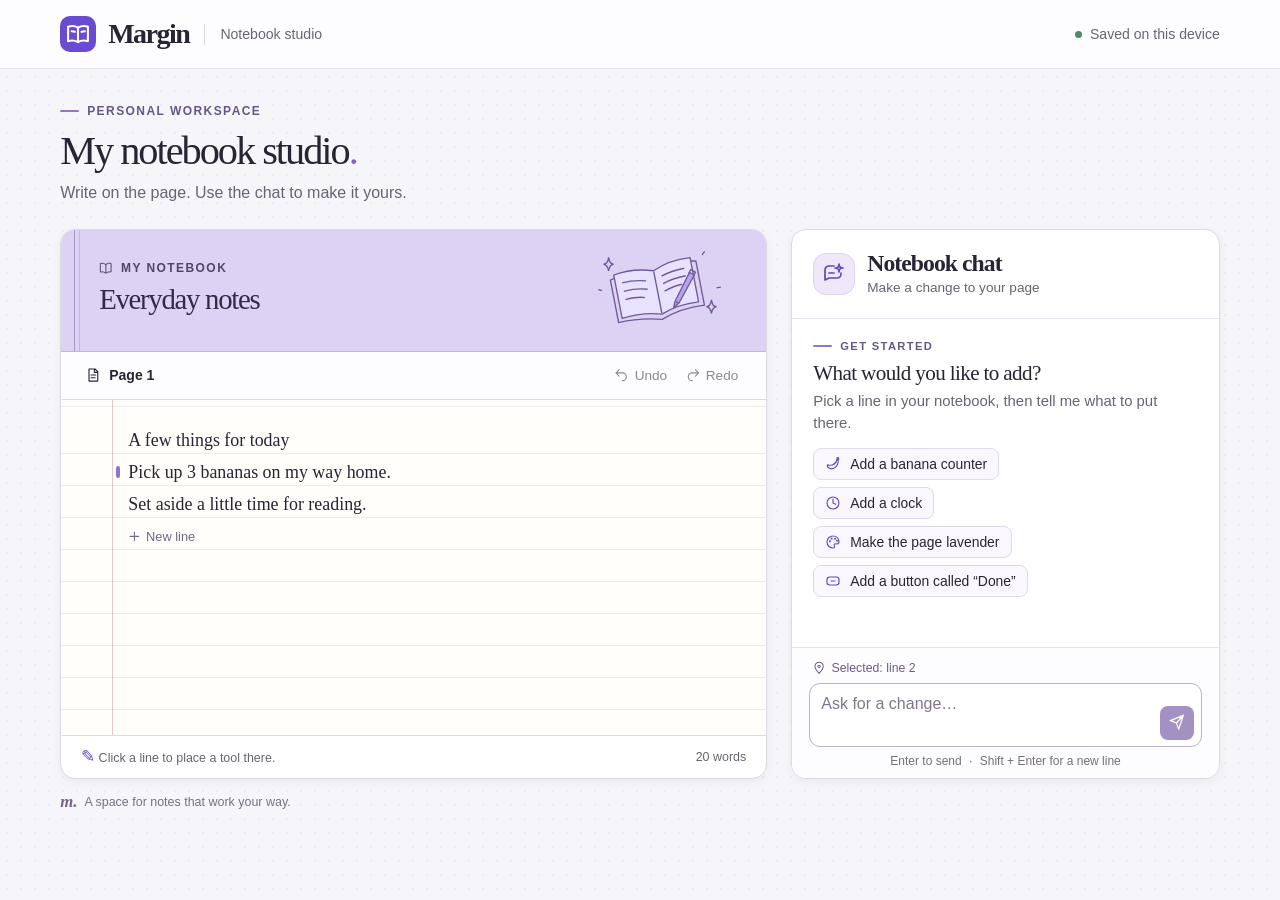
<file: Margin-Notebook/index.html>
<!doctype html>
<html lang="en"><head><meta charset="utf-8"><meta name="viewport" content="width=device-width, initial-scale=1"><meta name="theme-color" content="#f5f4fb"><title>Margin — Notebook studio</title><link rel="icon" href="mark.svg"><link rel="stylesheet" href="style.css"><script defer src="commands.js"></script><script defer src="app.js"></script></head><body>
<header class="bar"><div class="barin"><div class="brand"><img src="mark.svg" alt=""><strong>Margin</strong><i></i><span>Notebook studio</span></div><span class="save"><span class="statusdot"></span><span id="save">Saved on this device</span></span></div></header>
<main><div class="intro"><div><div class="eyebrow"><span class="dash"></span> PERSONAL WORKSPACE</div><h1>My notebook studio<span>.</span></h1><p>Write on the page. Use the chat to make it yours.</p></div></div>
<div class="mobile-tabs" aria-label="Workspace panels"><button id="tabwrite" type="button">Notebook</button><button id="tabchat" type="button">Chat</button></div>
<div class="desk" id="desk"><section class="book" aria-label="Notebook">
<div class="cover"><div class="covertxt"><span class="coverlabel"><svg class="ic"><use href="icons.svg#book"/></svg> MY NOTEBOOK</span><input id="title" aria-label="Notebook title" value="Everyday notes" maxlength="72" spellcheck="true" title="Click to rename notebook"></div><svg class="coverart" viewBox="0 0 180 100" fill="none" aria-hidden="true"><g transform="rotate(-11 105 62)" stroke="currentColor" stroke-width="1.6" stroke-linejoin="round"><path d="M47 20q23-4 47 4 20-9 45-7v53q-25-2-45 6-23-7-47-4z" fill="#e9e2ff"/><path d="M47 24l-5 1v51q25-1 51 6 24-9 52-7V22l-6-1M94 25v50M55 31q13-1 28 3m-28 7q15-1 28 3m-28 7q15-1 23 2m24-21q12-4 28-4m-28 13q12-4 28-4m-28 13q12-4 22-4"/><path d="m112 64 23-30 5 4-24 29-7 4z" fill="#b7a3ef"/><path d="m134 35 3-4 5 4-3 4m-26 26 3 2"/></g><g stroke="currentColor" stroke-width="1.6"><path d="M28 19q5 0 6-8 1 8 6 8-5 1-6 8-1-7-6-8Zm121 50q5 0 6-8 1 8 6 8-5 1-6 8-1-7-6-8Z"/><path d="m22 49 4 1m118-42 3-4m14 43 5-1"/></g></svg></div>
<div class="pagetools"><span><svg class="ic"><use href="icons.svg#page"/></svg> Page 1</span><div><button class="history" id="undo" title="Undo the last notebook customization" disabled><svg class="ic"><use href="icons.svg#undo"/></svg>Undo</button><button class="history" id="redo" title="Redo the last notebook customization" disabled><svg class="ic"><use href="icons.svg#redo"/></svg>Redo</button></div></div>
<div id="paper" class="paper"><div class="blocks" id="blocks"></div><button class="newline" id="newline" title="Add a line of writing"><svg class="ic"><use href="icons.svg#plus"/></svg> New line</button></div>
<div class="bookfoot"><span><span class="pencilmark">✎</span> Click a line to place a tool there.</span><span id="words">0 words</span></div></section>
<aside class="chat" aria-label="Notebook chat"><header class="chathead"><div class="badge"><svg class="ic"><use href="icons.svg#sparkchat"/></svg></div><div><h2>Notebook chat</h2><p>Make a change to your page</p></div></header>
<div class="feed" id="feed" aria-label="Conversation"><div class="welcome"><div class="eyebrow"><span class="dash"></span> GET STARTED</div><h3>What would you like to add?</h3><p>Pick a line in your notebook, then tell me what to put there.</p></div><div class="suggestions" id="suggestions"></div><div id="messages" role="log" aria-live="polite" aria-relevant="additions"></div></div>
<div class="composer"><div class="target"><svg class="ic"><use href="icons.svg#pin"/></svg><span id="target">After selected line</span></div><form id="sendform"><label class="sr" for="request">Describe a change</label><textarea rows="2" id="request" maxlength="420" placeholder="Ask for a change…"></textarea><button type="submit" id="send" title="Send request" aria-label="Send request" disabled><svg class="ic"><use href="icons.svg#send"/></svg></button></form><div class="tip">Enter to send <span>·</span> Shift + Enter for a new line</div></div>
</aside></div><div class="base"><span class="tinybrand">m.</span> A space for notes that work your way.</div></main>
<div id="announce" aria-live="polite" class="sr"></div></body></html>
</file>
<file: Margin-Notebook/style.css>
*{box-sizing:border-box}html{color-scheme:light}body{--ink:#292433;--muted:#696374;--purple:#6447bc;--border:#dcd9e3;margin:0;color:var(--ink);background:#f6f6fa;background-image:radial-gradient(#c7c2d233 .8px,transparent .9px);background-size:14px 14px;font-family:Inter,-apple-system,BlinkMacSystemFont,"Segoe UI",Arial,sans-serif;font-size:16px}.ic{width:1.15em;height:1.15em;display:inline-block;fill:none;stroke:currentColor;stroke-width:1.7;stroke-linecap:round;stroke-linejoin:round;vertical-align:middle;flex:none}button,input,textarea{font:inherit;color:inherit}button{cursor:pointer}button:disabled{cursor:default}button:focus-visible,input:focus-visible,textarea:focus-visible{outline:2px solid #8366d6;outline-offset:3px}.bar{background:#fdfdff;border-bottom:1px solid #e5e2eb}.barin{max-width:1384px;margin:auto;padding:16px clamp(22px,4.7vw,72px);display:flex;align-items:center;justify-content:space-between;gap:16px}.brand,.save,.eyebrow,.coverlabel,.pagetools>span,.pagetools>div,.history,.target,.bookfoot,.base,.chathead,.suggest,.newline{display:flex;align-items:center}.brand{gap:12px}.brand img{width:36px;height:36px}.brand strong{font-family:Georgia,serif;font-size:28px;letter-spacing:-1.5px}.brand i{height:21px;border-left:1px solid var(--border);margin:0 3px}.brand>span,.save{color:var(--muted);font-size:.88rem}.save{gap:8px}.statusdot{width:7px;height:7px;border-radius:50%;background:#4f8869}.save.problem .statusdot{background:#c27d1d}main{max-width:1384px;padding:35px clamp(22px,4.7vw,72px) 18px;margin:auto}.eyebrow,.coverlabel{gap:8px;font-weight:700;font-size:.75rem;letter-spacing:.12em}.eyebrow{color:#665787}.dash{width:19px;height:2px;border-radius:4px;background:#9276cb}h1,h2,h3,p{margin:0}h1,h2,h3{font-family:Georgia,"Times New Roman",serif}h1{font-weight:500;font-size:clamp(35px,3.15vw,51px);line-height:1.18;margin:9px 0 6px;letter-spacing:-.05em}h1 span{color:#8463c9}.intro p,.chathead p,.welcome p{color:var(--muted);line-height:1.5}.intro p{font-size:1rem}.desk{display:grid;grid-template-columns:minmax(0,1.65fr) minmax(315px,1fr);gap:24px;align-items:stretch;margin-top:24px}.book,.chat{border-radius:15px;border:1px solid var(--border);overflow:hidden;background:white;box-shadow:0 3px 10px #241b4210}.book{display:flex;flex-direction:column;min-width:0;--paper:#fffefa}.cover{background:#dcd3f4;border-bottom:1px solid #c3b6dc;position:relative;display:flex;align-items:center;justify-content:space-between;min-height:110px;padding:18px 27px 18px 38px;gap:10px;overflow:hidden}.cover:before{content:"";position:absolute;top:0;bottom:0;left:13px;width:4px;border-left:1px solid #a897cb;border-right:1px solid #c5b8de}.coverlabel{color:#534567}.covertxt{min-width:0;flex:1}.covertxt input{display:block;width:100%;min-width:0;font-family:Georgia,serif;font-weight:normal;font-size:clamp(25px,2.25vw,37px);letter-spacing:-.045em;color:#332a45;background:transparent;border:0;padding:2px 0 3px;margin:6px 0 0;text-overflow:ellipsis}.coverart{width:clamp(95px,13vw,170px);max-height:85px;color:#715a99;flex:none}.pagetools{min-height:48px;display:flex;align-items:center;justify-content:space-between;padding:0 24px;background:#fdfcfe;border-bottom:1px solid var(--border);font-size:.875rem}.pagetools>span{gap:8px;font-weight:600}.pagetools>div{gap:10px}.history{gap:5px;background:none;border:0;padding:6px 4px;font-size:.85rem}.history:disabled{color:#8c8893}.history:not(:disabled):hover,.newline:hover{color:#5f3cba}.paper{--line:#b9bed544;--margin:clamp(32px,4vw,60px);position:relative;flex:1;min-height:335px;padding:24px 23px 30px calc(var(--margin) + 14px);background-color:var(--paper);background-image:linear-gradient(to right,transparent var(--margin),#d5959d88 var(--margin),#d5959d88 calc(var(--margin) + 1px),transparent calc(var(--margin) + 1px)),repeating-linear-gradient(to bottom,transparent 0,transparent 31px,var(--line) 31px,var(--line) 32px);background-position:0 0,0 22px}.line{position:relative;border-radius:4px;min-height:32px}.line.chosen:before{content:"";position:absolute;left:-10px;top:10px;width:4px;height:12px;background:#9272cd;border-radius:4px}.line textarea{background:none;border:0;resize:none;overflow:hidden;padding:0 2px;width:100%;display:block;line-height:32px;min-height:32px;font-family:Georgia,serif;font-size:1.12rem}.line textarea:focus-visible{outline:0;background:#ffffff33}.line textarea::placeholder{color:#827d84}.newline{gap:4px;background:transparent;border:0;font-size:.8rem;margin-top:4px;padding:5px 1px;color:#716783}.bookfoot{min-height:43px;justify-content:space-between;gap:10px;flex-wrap:wrap;padding:10px 20px;border-top:1px solid var(--border);color:var(--muted);font-size:.78rem}.pencilmark{color:var(--purple);font-size:1.05rem}.chat{display:flex;flex-direction:column;min-width:0;min-height:540px}.chathead{gap:12px;padding:19px 21px;border-bottom:1px solid #e6e2eb}.badge{width:42px;height:42px;display:grid;place-items:center;background:#eee8fa;border:1px solid #ddd0f3;border-radius:13px;color:var(--purple)}.badge .ic{width:24px;height:24px}.chathead h2{font-size:1.48rem;letter-spacing:-.04em;line-height:1.25}.chathead p{font-size:.85rem}.feed{padding:21px;overflow-y:auto;scrollbar-width:thin;flex:1 1 260px;max-height:min(530px,60vh);min-height:245px}.welcome .eyebrow{font-size:.7rem}.welcome h3{font-weight:500;letter-spacing:-.03em;font-size:1.32rem;margin:9px 0 4px}.welcome p{font-size:.93rem}.suggestions{display:flex;flex-direction:column;align-items:flex-start;gap:7px;margin:14px 0 4px}.suggest{gap:9px;font-size:.87rem;padding:7px 11px;background:#faf8fe;border:1px solid #dfd9e9;border-radius:8px;text-align:left}.suggest .ic{color:var(--purple)}button.suggest:hover{background:#f0eafa;border-color:#b9a7d8}.composer{border-top:1px solid #e6e2eb;background:#fdfcfe;padding:13px 17px 10px}.target{gap:5px;font-size:.77rem;color:#6e5c88;margin:0 3px 8px}.composer form{display:flex;align-items:flex-end;gap:5px;border:1px solid #bdb1ce;padding:6px 7px 6px 10px;border-radius:11px;background:white}.composer form:focus-within{outline:2px solid #ad92d944; border-color:#896bb5}.composer textarea{border:0;outline:0!important;resize:none;min-height:40px;line-height:1.3;flex:1;width:0;padding:4px 1px;font-size:1rem}.composer textarea::placeholder{color:#80768b}.composer #send{border:0;display:grid;place-items:center;width:34px;height:34px;color:#fff;background:#6747bd;border-radius:8px}.composer #send:disabled{background:#a491c4}.tip{font-size:.75rem;text-align:center;color:#756e7d;margin-top:7px}.tip span{padding:0 4px}.base{gap:7px;font-size:.78rem;color:#77717e;margin-top:13px}.tinybrand{font:italic bold 1.05rem Georgia;color:#79648f}.mobile-tabs{display:none}.sr{position:absolute;width:1px;height:1px;margin:-1px;clip:rect(0,0,0,0);overflow:hidden}.msg{margin:12px 0 3px}.msg small{display:block;font-size:.74rem;font-weight:650;color:#6f617a;margin:0 0 4px}.msg p{font-size:.93rem;line-height:1.45;padding:9px 12px;border-radius:10px;white-space:pre-wrap;overflow-wrap:anywhere}.msg.user p{background:#eee8fa}.msg.reply p{background:#f3f3f7}.msg.user{margin-left:16px}.msg.reply{margin-right:8px}
.widgetline{display:flex;min-height:64px;align-items:center;padding:6px 0}.widget{position:relative;display:flex;align-items:center;flex-wrap:wrap;gap:8px 12px;max-width:100%;padding:9px 12px;background:#fff;border:1px solid #cec4dc;border-radius:10px;box-shadow:0 2px 3px #3928490c;font-size:.875rem}.widget.chosen{outline:2px solid #a590cc;outline-offset:1px}.wi{color:var(--purple);width:26px;height:26px;display:grid;place-items:center;background:#f0ebf9;border-radius:6px}.wlabel{font-weight:600;overflow-wrap:anywhere}.sub{display:block;color:#726979;font-size:.75rem;font-weight:400;margin-top:1px}.val{font-size:1.08rem;font-variant-numeric:tabular-nums;font-weight:650;color:#4d3970}.wbtn{border:1px solid #d5cce2;border-radius:6px;background:#f9f6fd;padding:4px 8px;min-height:29px}.wbtn:hover{background:#eee6fa}.wbtn.primary{background:#694cb0;border-color:#694cb0;color:white}.mobile-tabs button{border:0;border-radius:7px;background:transparent;padding:8px 16px}.mobile-tabs button[aria-pressed="true"]{background:#684bad;color:white}
@media(min-width:1400px){main{padding-top:45px}.desk{margin-top:30px}.chat{min-height:590px}}
@media(max-width:830px) and (min-width:701px){.desk{gap:12px;grid-template-columns:minmax(0,1.22fr) minmax(290px,1fr)}main,.barin{padding-left:20px;padding-right:20px}.coverart{width:80px}.feed,.chathead{padding:14px}}
@media(max-width:700px){.barin{padding:12px 16px}.brand{gap:7px}.brand strong{font-size:24px}.brand img{width:31px;height:31px}.brand i,.brand>span{display:none}.save{font-size:.78rem}main{padding:22px 13px 12px}.intro{padding-left:3px}.intro h1{font-size:34px}.intro p{font-size:.93rem}.mobile-tabs{display:inline-flex;background:#e8e5ef;border-radius:9px;padding:3px;margin-top:14px}.desk{display:block;margin-top:12px}.desk[data-tab="write"] .chat,.desk[data-tab="chat"] .book{display:none}.book{min-height:465px}.chat{min-height:400px;height:min(600px,calc(100dvh - 190px))}.feed{max-height:none;min-height:110px}.paper{padding-right:13px;min-height:265px}.cover{padding:12px 14px 12px 30px;min-height:90px}.coverart{width:95px}.pagetools{padding:0 12px}.bookfoot{padding:8px 11px}.base{margin-top:9px}.covertxt input{font-size:27px}.feed,.chathead{padding:14px}.widget{gap:6px; padding:7px}.widgetline{padding:5px 0}.tip{display:none}}
.paper.dark textarea,.paper.dark .newline{color:white}.paper.dark textarea::placeholder{color:#e6deee}.paper.dark{--line:#e1d2f145}
</file>
